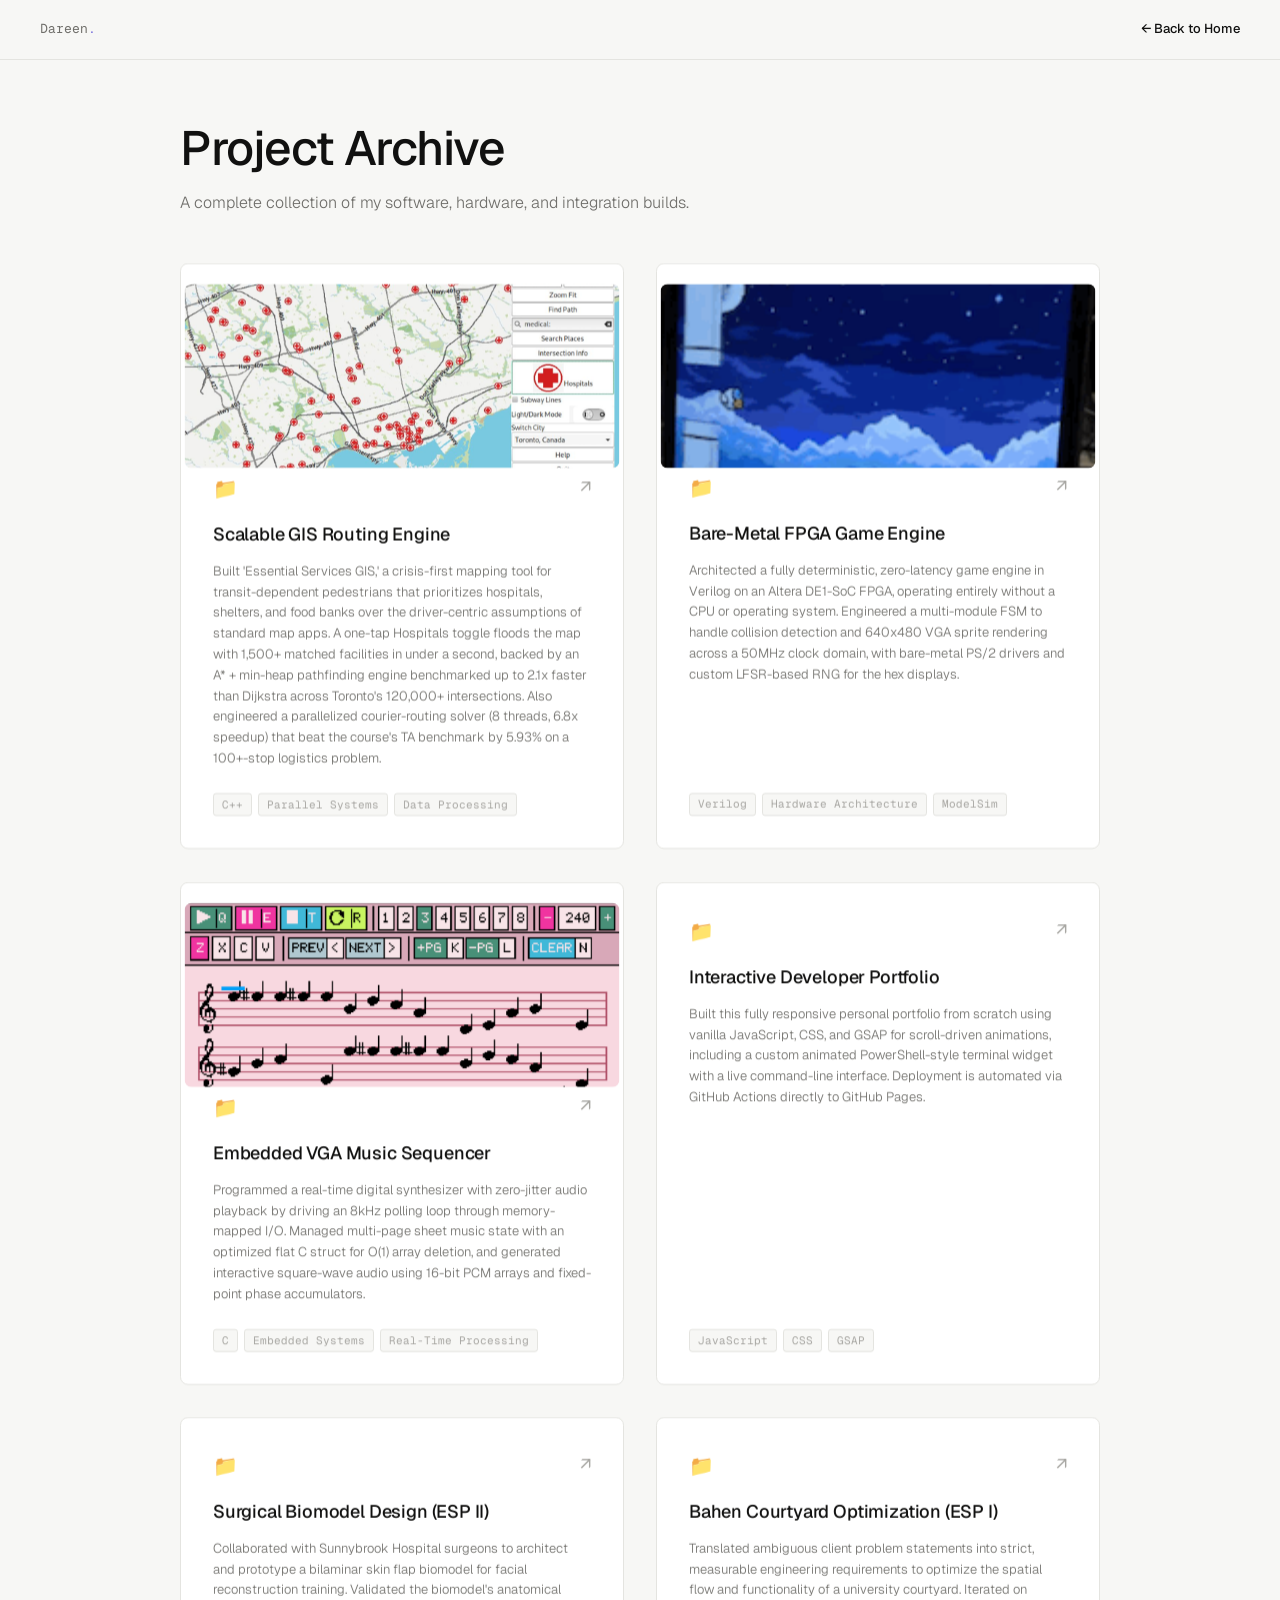
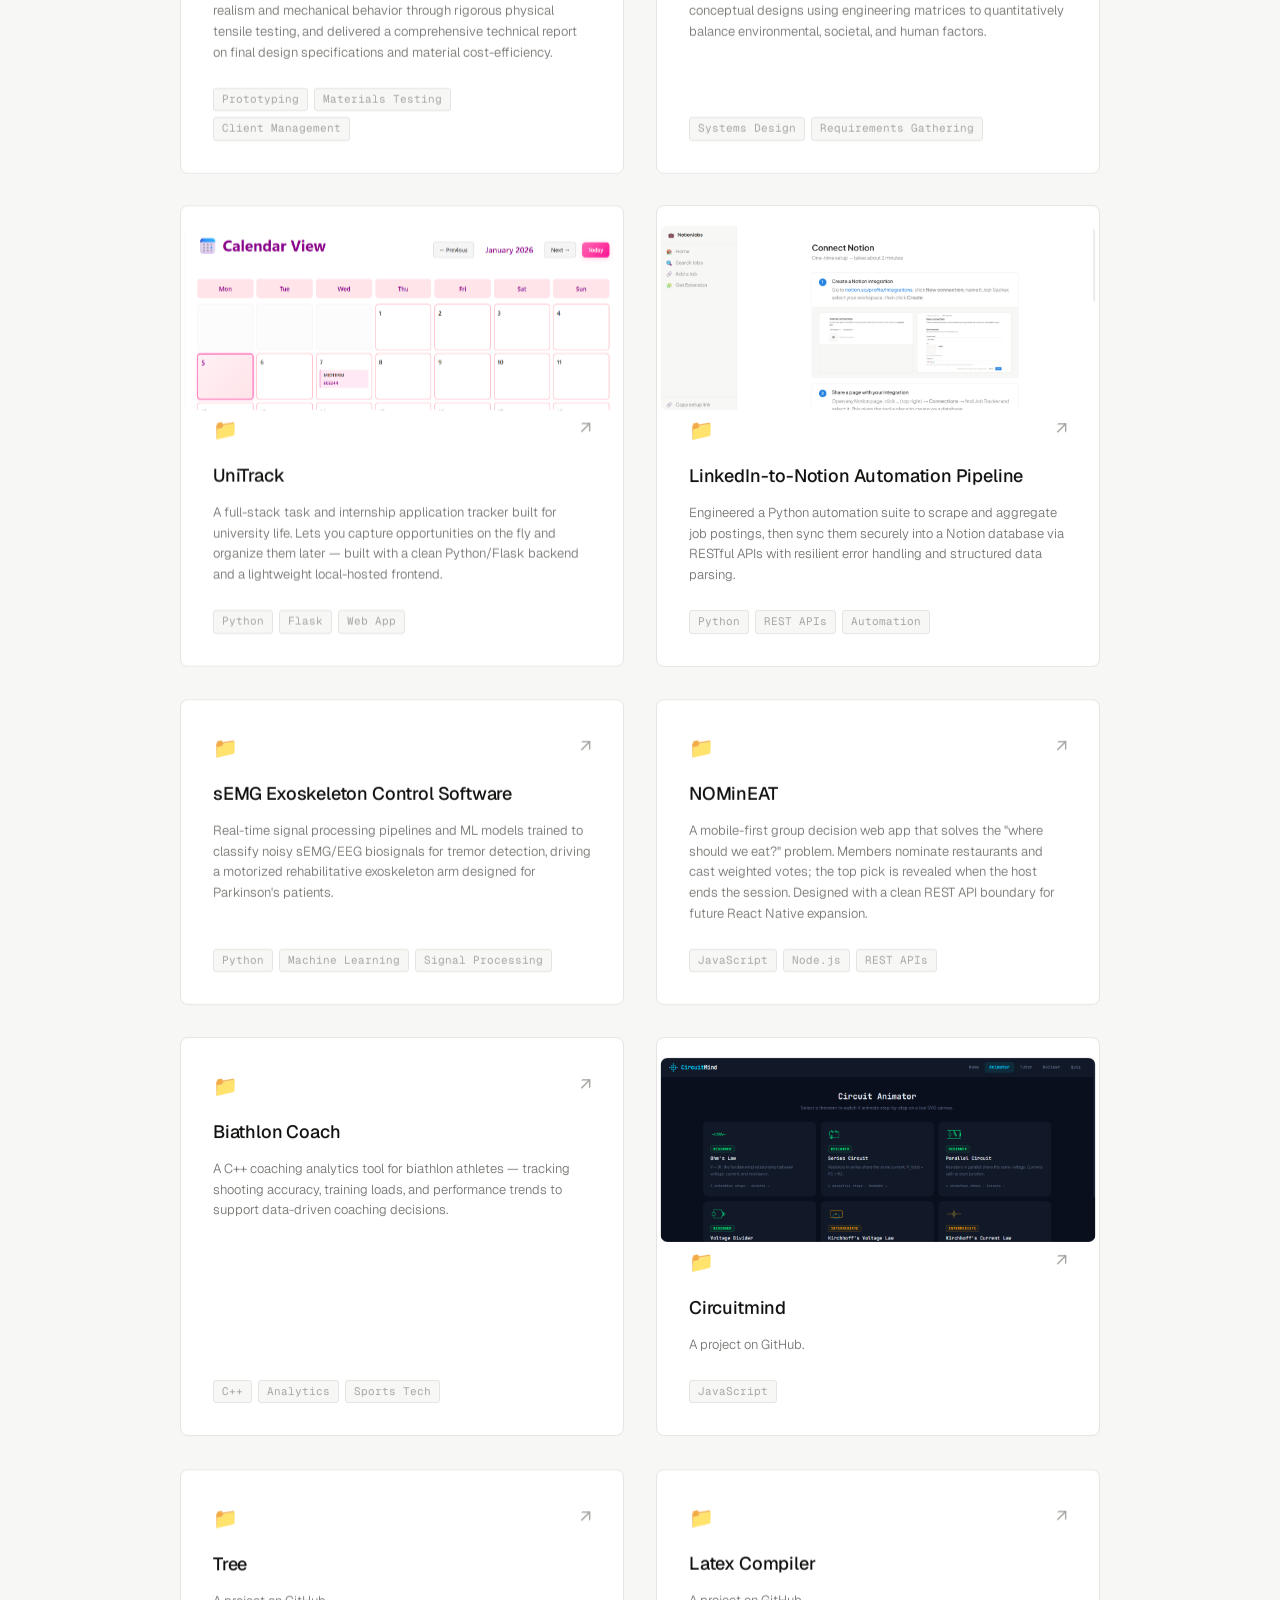
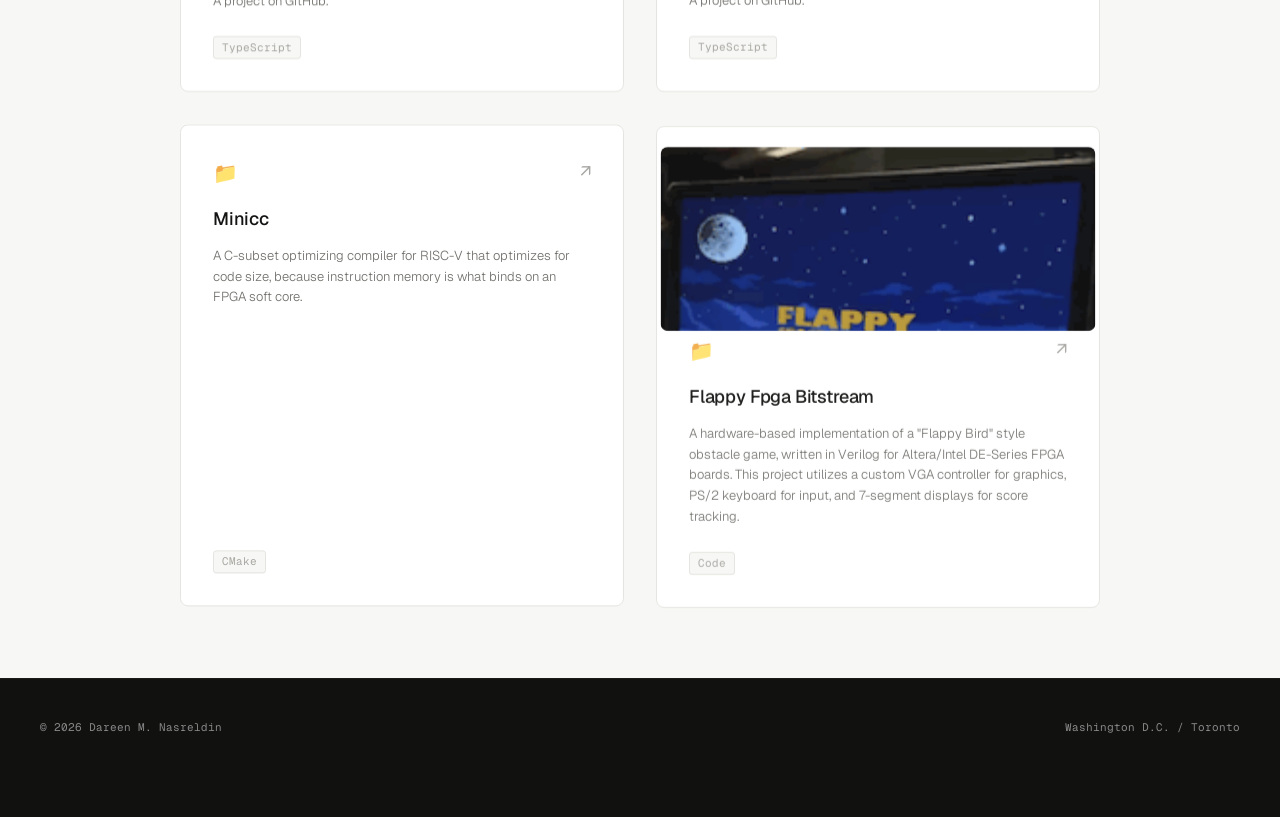
<file: projects.html>
<!DOCTYPE html>
<html lang="en">
<head>
<meta charset="UTF-8">
<meta name="viewport" content="width=device-width, initial-scale=1.0">
<title>All Projects — Dareen M. Nasreldin</title>
<meta name="description" content="A complete archive of software, hardware, and integration projects by Dareen M. Nasreldin.">
<link rel="icon" type="image/x-icon" href="favicon.ico">
<link href="https://fonts.googleapis.com/css2?family=Geist:wght@300;400;500;600&family=Geist+Mono:wght@400;500&display=swap" rel="stylesheet">
<link rel="stylesheet" href="style.css">
</head>
<body class="page-projects">

<nav>
  <a href="index.html" class="logo">Dareen<span>.</span></a>
  <a href="index.html" class="back-link">← Back to Home</a>
</nav>

<section>
  <div class="wrap">
    <h1 class="gsap-fade">Project Archive</h1>
    <p class="header-desc gsap-fade">A complete collection of my software, hardware, and integration builds.</p>
    
    <div class="archive-grid"></div>
  </div>
</section>

<footer class="site-footer">
  <span class="footer-meta">© 2026 Dareen M. Nasreldin</span>
  <span class="footer-meta">Washington D.C. / Toronto</span>
</footer>

<script src="data/projects.js"></script>
<script src="js/render-archive.js"></script>
<script src="https://cdnjs.cloudflare.com/ajax/libs/gsap/3.12.5/gsap.min.js"></script>
<script>
  gsap.set(".gsap-fade, .gsap-card", { visibility: "visible" });

  const tl = gsap.timeline();
  tl.from(".gsap-fade", { y: 20, opacity: 0, duration: 0.6, stagger: 0.1, ease: "power2.out" })
    .from(".gsap-card", { y: 30, opacity: 0, duration: 0.6, stagger: 0.1, ease: "power2.out" }, "-=0.2");
</script>

</body>
</html>
</file>
<file: style.css>
*, *::before, *::after { box-sizing: border-box; margin: 0; padding: 0; }

:root {
  --f: 'Geist', sans-serif;
  --fm: 'Geist Mono', monospace;
  --bg: #f7f7f5;
  --surface: #ffffff;
  --fg: #111110;
  --fg2: #6f6e6a;
  --fg3: #a8a7a3;
  --border: #e4e4e0;
  --accent: #7F77DD;
  --accent-bg: #EEEDFE;
  --accent-text: #3C3489;
  --nav: 60px;
}

/* Hide elements initially to prevent Flash of Unstyled Content (FOUC) before GSAP loads */
.gsap-reveal { visibility: hidden; }

html { scroll-behavior: smooth; }

body {
  font-family: var(--f);
  background: var(--bg);
  color: var(--fg);
  font-size: 15px;
  line-height: 1.6;
  font-weight: 400;
  overflow-x: hidden;
}

nav {
  position: fixed; top: 0; left: 0; right: 0;
  height: var(--nav);
  background: rgba(247,247,245,0.85);
  backdrop-filter: blur(8px);
  -webkit-backdrop-filter: blur(8px);
  border-bottom: 1px solid var(--border);
  display: flex; align-items: center; justify-content: space-between;
  padding: 0 40px;
  z-index: 100;
}

.logo {
  font-family: var(--fm);
  font-size: 13px;
  color: var(--fg2);
  text-decoration: none;
}

.logo span { color: var(--accent); }

.nav-links {
  display: flex; gap: 28px; list-style: none;
}

.nav-links a {
  font-family: var(--f);
  font-size: 13px;
  font-weight: 400;
  color: var(--fg2);
  text-decoration: none;
  transition: color 0.15s;
}

.nav-links a:hover { color: var(--fg); }

@media (max-width: 600px) {
  nav { padding: 0 20px; }
  .nav-links { display: none; }
}

section { padding: 88px 0 72px; }
.wrap { max-width: 760px; margin: 0 auto; padding: 0 40px; }

@media (max-width: 600px) {
  .wrap { padding: 0 20px; }
  section { padding: 64px 0 52px; }
}

.label {
  font-family: var(--fm);
  font-size: 11px;
  color: var(--fg3);
  letter-spacing: 0.08em;
  text-transform: uppercase;
  margin-bottom: 10px;
}

h1 {
  font-family: var(--f);
  font-size: clamp(44px, 7vw, 68px);
  font-weight: 500;
  line-height: 1.08;
  letter-spacing: -0.03em;
  color: var(--fg);
  margin-bottom: 24px;
}

h1 .accent { color: var(--accent); }

h2 {
  font-size: 13px;
  font-weight: 500;
  color: var(--fg);
  margin-bottom: 32px;
  text-transform: uppercase;
  letter-spacing: 0.08em;
}

.hero-desc {
  font-size: 16px;
  color: var(--fg2);
  max-width: 460px;
  line-height: 1.75;
  margin-bottom: 40px;
  font-weight: 300;
}

.cta-row { display: flex; gap: 12px; flex-wrap: wrap; }

.btn {
  font-family: var(--f);
  font-size: 13px;
  font-weight: 500;
  padding: 10px 22px;
  border-radius: 6px;
  cursor: pointer;
  text-decoration: none;
  transition: background-color 0.15s, color 0.15s, border-color 0.15s;
  display: inline-block;
  letter-spacing: 0.01em;
  will-change: transform; /* Helps GSAP perform better */
}

.btn-solid {
  background: var(--fg);
  color: var(--bg);
  border: 1px solid var(--fg);
}
.btn-solid:hover { background: #333; border-color: #333; }

.btn-outline {
  background: transparent;
  color: var(--fg2);
  border: 1px solid var(--border);
}
.btn-outline:hover { border-color: var(--fg2); color: var(--fg); }

/* --- POLAROID STYLING --- */
.polaroid {
  position: absolute;
  right: -80px; 
  top: 20px;
  width: 220px;
  padding: 12px 12px 45px 12px;
  background: #ffffff;
  box-shadow: 0 20px 40px rgba(0,0,0,0.08), 0 5px 15px rgba(0,0,0,0.04);
  border: 1px solid var(--border);
  transform: rotate(6deg);
  z-index: 10;
  will-change: transform;
}

.polaroid img {
  width: 100%;
  height: auto;
  display: block;
  background-color: var(--border);
  filter: contrast(1.05) saturate(1.05); /* Slight filter to make it pop */
}

.polaroid-caption {
  font-family: 'Comic Sans MS', 'Chalkboard SE', sans-serif; /* Handwritten vibe */
  font-size: 14px;
  color: #333;
  text-align: center;
  position: absolute;
  bottom: 14px;
  width: calc(100% - 24px);
  transform: rotate(-2deg); /* Counter-rotate the text slightly for realism */
}

@media (max-width: 950px) {
  .polaroid {
    display: none; /* Hide on smaller screens to prevent overlapping text */
  }
}
/* ------------------------ */

hr { border: none; border-top: 1px solid var(--border); margin: 0; }

#hero {
  position: relative;
  min-height: 100vh;
  display: flex; align-items: center;
  padding-top: var(--nav);
}

.hero-wrap {
  position: relative;
}

.work-header {
  display: flex;
  justify-content: space-between;
  align-items: baseline;
  margin-bottom: 32px;
}

.work-header-title {
  margin-bottom: 0;
}

.btn-compact {
  padding: 6px 14px;
  font-size: 11px;
}

.proj-body {
  display: grid;
  grid-template-columns: 1fr 20px;
  gap: 16px;
  align-items: start;
}

.proj-img--missing {
  display: none;
}

.about-body {
  display: grid;
  grid-template-columns: 3fr 2fr;
  gap: 60px;
  align-items: start;
}

@media (max-width: 600px) {
  .about-body { grid-template-columns: 1fr; gap: 32px; }
}

.about-body p {
  font-size: 15px;
  color: var(--fg2);
  line-height: 1.8;
  font-weight: 300;
  margin-bottom: 14px;
}

.about-facts { display: flex; flex-direction: column; }

.fact {
  display: flex;
  justify-content: space-between;
  align-items: baseline;
  padding: 14px 0;
  border-bottom: 1px solid var(--border);
  gap: 12px;
}

.fact:first-child { border-top: 1px solid var(--border); }

.fact-key {
  font-family: var(--fm);
  font-size: 11px;
  color: var(--fg3);
  letter-spacing: 0.05em;
  text-transform: uppercase;
  white-space: nowrap;
}

.fact-val {
  font-size: 13px;
  font-weight: 500;
  color: var(--fg);
  text-align: right;
}

.skills-grid {
  display: grid;
  grid-template-columns: repeat(2, 1fr);
  gap: 0;
  border: 1px solid var(--border);
  border-radius: 8px;
  overflow: hidden;
}

@media (max-width: 500px) {
  .skills-grid { grid-template-columns: 1fr; }
  .skill-block { border-right: none !important; }
}

.skill-block {
  padding: 24px 28px;
  border-right: 1px solid var(--border);
  border-bottom: 1px solid var(--border);
  background: var(--surface);
}

.skill-block:nth-child(2n) { border-right: none; }
.skill-block:nth-last-child(-n+2) { border-bottom: none; }

.skill-head {
  font-family: var(--fm);
  font-size: 10px;
  letter-spacing: 0.1em;
  text-transform: uppercase;
  color: var(--fg3);
  margin-bottom: 14px;
}

.tags { display: flex; flex-wrap: wrap; gap: 6px; }

.tag {
  font-family: var(--fm);
  font-size: 12px;
  padding: 4px 10px;
  background: var(--bg);
  color: var(--fg2);
  border: 1px solid var(--border);
  border-radius: 4px;
  transition: transform 0.15s ease, border-color 0.15s ease;
}

.tag:hover {
  transform: translateY(-2px);
  border-color: var(--fg2);
}

.tag.hi {
  background: var(--accent-bg);
  color: var(--accent-text);
  border-color: transparent;
}

.proj-list { display: flex; flex-direction: column; gap: 32px; padding-top: 16px; }

.proj {
  display: grid;
  grid-template-columns: 1fr;
  gap: 16px;
  padding-bottom: 32px;
  border-bottom: 1px solid var(--border);
  text-decoration: none;
  color: inherit;
  transition: all 0.15s;
}

.proj:hover .proj-name { color: var(--accent); }
.proj:hover .proj-arrow { color: var(--accent); transform: translate(3px, -3px); }

.proj-arrow {
  font-size: 16px;
  color: var(--fg3);
  transition: all 0.15s;
  padding-top: 28px;
}

/* Image container for parallax */
.proj-img-wrap {
  width: 100%;
  height: 240px;
  border-radius: 8px;
  border: 1px solid var(--border);
  overflow: hidden; /* Crucial for parallax hiding edges */
  background-color: #e4e4e0;
}

.proj-img {
  width: 100%;
  height: 100%;
  object-fit: cover;
  /* --img-y sets the vertical crop focus per-image (0% = top, 50% = center,
     100% = bottom) — set it inline via style="--img-y: 20%" instead of
     writing out a full object-position/object-fit override each time. */
  object-position: center var(--img-y, 50%);
  /* Scale up slightly to give parallax room to move without showing edges */
  transform: scale(1.15);
}

/* Archive page cards: same --img-y knob, different fixed box size */
.archive-card .proj-img {
  width: 100%;
  height: 160px;
  object-fit: cover;
  object-position: center var(--img-y, 50%);
  border-radius: 6px;
  margin-bottom: 16px;
}

.proj-idx {
  font-family: var(--fm);
  font-size: 11px;
  color: var(--fg3);
  margin-bottom: 8px;
}

.proj-name {
  font-size: 20px;
  font-weight: 500;
  letter-spacing: -0.02em;
  margin-bottom: 8px;
  transition: color 0.15s;
}

.proj-desc {
  font-size: 13px;
  color: var(--fg2);
  line-height: 1.7;
  font-weight: 300;
  margin-bottom: 14px;
}

.proj-stack { display: flex; gap: 6px; flex-wrap: wrap; }

.stack-tag {
  font-family: var(--fm);
  font-size: 11px;
  color: var(--fg3);
  padding: 2px 8px;
  border: 1px solid var(--border);
  border-radius: 3px;
}

.resume-block { margin-bottom: 52px; }

.resume-block-head {
  font-family: var(--fm);
  font-size: 10px;
  letter-spacing: 0.12em;
  text-transform: uppercase;
  color: var(--fg3);
  padding-bottom: 14px;
  border-bottom: 1px solid var(--border);
  margin-bottom: 24px;
}

.resume-row {
  display: grid;
  grid-template-columns: 3fr 1fr;
  gap: 24px;
  align-items: baseline;
  margin-bottom: 24px;
}

@media (max-width: 500px) {
  .resume-row { grid-template-columns: 1fr; gap: 8px; }
  .resume-date { text-align: left !important; }
}

.resume-title {
  font-size: 15px;
  font-weight: 500;
  color: var(--fg);
  margin-bottom: 4px;
}

.resume-company {
  font-family: var(--fm);
  font-size: 12px;
  color: var(--accent);
  margin-bottom: 8px;
}

.resume-note {
  font-size: 13px;
  color: var(--fg2);
  line-height: 1.6;
  font-weight: 300;
}

.resume-date {
  font-family: var(--fm);
  font-size: 12px;
  color: var(--fg3);
  text-align: right;
}

#contact {
  background: var(--fg);
}

.contact-label {
  font-family: var(--fm);
  font-size: 11px;
  color: #a8a7a3;
  letter-spacing: 0.08em;
  text-transform: uppercase;
  margin-bottom: 16px;
}

.contact-h {
  font-size: clamp(36px, 6vw, 52px);
  font-weight: 500;
  letter-spacing: -0.03em;
  color: #ffffff;
  margin-bottom: 12px;
}

.contact-sub {
  font-size: 15px;
  color: #a8a7a3;
  max-width: 320px;
  margin: 0 0 40px;
  font-weight: 300;
}

.contact-rows {
  border-top: 1px solid #333333;
  max-width: 480px;
}

.contact-row {
  display: flex;
  justify-content: space-between;
  align-items: center;
  padding: 20px 0;
  border-bottom: 1px solid #333333;
  text-decoration: none;
  color: inherit;
  transition: opacity 0.15s;
  will-change: transform;
}

.contact-row:hover { padding-left: 6px; opacity: 1; }
.contact-row:hover .ca { color: var(--accent); transform: translate(3px, -3px); }

.cp {
  font-family: var(--fm);
  font-size: 11px;
  color: #a8a7a3;
  margin-bottom: 4px;
  text-transform: uppercase;
  letter-spacing: 0.05em;
}

.ch {
  font-size: 15px;
  font-weight: 500;
  color: #ffffff;
}

.ca { font-size: 16px; color: #a8a7a3; transition: all 0.15s; }

.site-footer {
  background: var(--fg);
  border-top: 1px solid #1a1a1a;
  padding: 40px 40px 80px;
  display: flex;
  justify-content: space-between;
  align-items: center;
}

.footer-meta {
  font-family: var(--fm);
  font-size: 11px;
  color: #888;
}

/* --- Projects archive page (projects.html) --- */
.back-link {
  font-family: var(--f);
  font-size: 13px;
  font-weight: 500;
  color: var(--fg);
  text-decoration: none;
  transition: color 0.15s;
}

.back-link:hover {
  color: var(--accent);
}

.page-projects section {
  padding: 120px 0 72px;
}

.page-projects .wrap {
  max-width: 1000px;
}

@media (max-width: 600px) {
  .page-projects section {
    padding: 100px 0 52px;
  }
}

.page-projects h1 {
  font-size: clamp(36px, 5vw, 48px);
  font-weight: 500;
  letter-spacing: -0.03em;
  color: var(--fg);
  margin-bottom: 12px;
  line-height: 1.2;
}

.header-desc {
  font-size: 16px;
  color: var(--fg2);
  margin-bottom: 48px;
  font-weight: 300;
}

.archive-grid {
  display: grid;
  grid-template-columns: repeat(2, 1fr);
  gap: 32px;
}

@media (max-width: 768px) {
  .archive-grid {
    grid-template-columns: 1fr;
  }
}

.archive-card {
  background: var(--surface);
  border: 1px solid var(--border);
  border-radius: 8px;
  padding: 32px;
  text-decoration: none;
  color: inherit;
  display: flex;
  flex-direction: column;
  transition: transform 0.2s, box-shadow 0.2s, border-color 0.2s;
  will-change: transform;
}

.archive-card:hover {
  transform: translateY(-4px);
  box-shadow: 0 12px 24px rgba(0, 0, 0, 0.04);
  border-color: #d0d0cc;
}

.archive-card:hover .card-title {
  color: var(--accent);
}

.card-top {
  display: flex;
  justify-content: space-between;
  align-items: center;
  margin-bottom: 16px;
}

.folder-icon {
  font-size: 20px;
  color: var(--accent);
}

.github-link {
  font-size: 18px;
  color: var(--fg3);
  transition: color 0.15s;
}

.archive-card:hover .github-link {
  color: var(--fg);
}

.card-title {
  font-size: 18px;
  font-weight: 500;
  letter-spacing: -0.01em;
  margin-bottom: 12px;
  transition: color 0.15s;
}

.card-desc {
  font-size: 13px;
  color: var(--fg2);
  line-height: 1.6;
  font-weight: 300;
  margin-bottom: 24px;
  flex-grow: 1;
}

.archive-card .proj-stack {
  margin-top: auto;
}

.archive-card .stack-tag {
  background: var(--bg);
}

#hardware-matrix {
  position: fixed;
  top: 0;
  left: 0;
  width: 100vw;
  height: 100vh;
  z-index: -1;
  pointer-events: none;
  /* Fades the rain out before it hits your text */
  mask-image: linear-gradient(to right, rgba(0,0,0,0.8) 0%, rgba(0,0,0,0) 20%);
  -webkit-mask-image: linear-gradient(to right, rgba(0,0,0,0.8) 0%, rgba(0,0,0,0) 20%);
}
</file>
